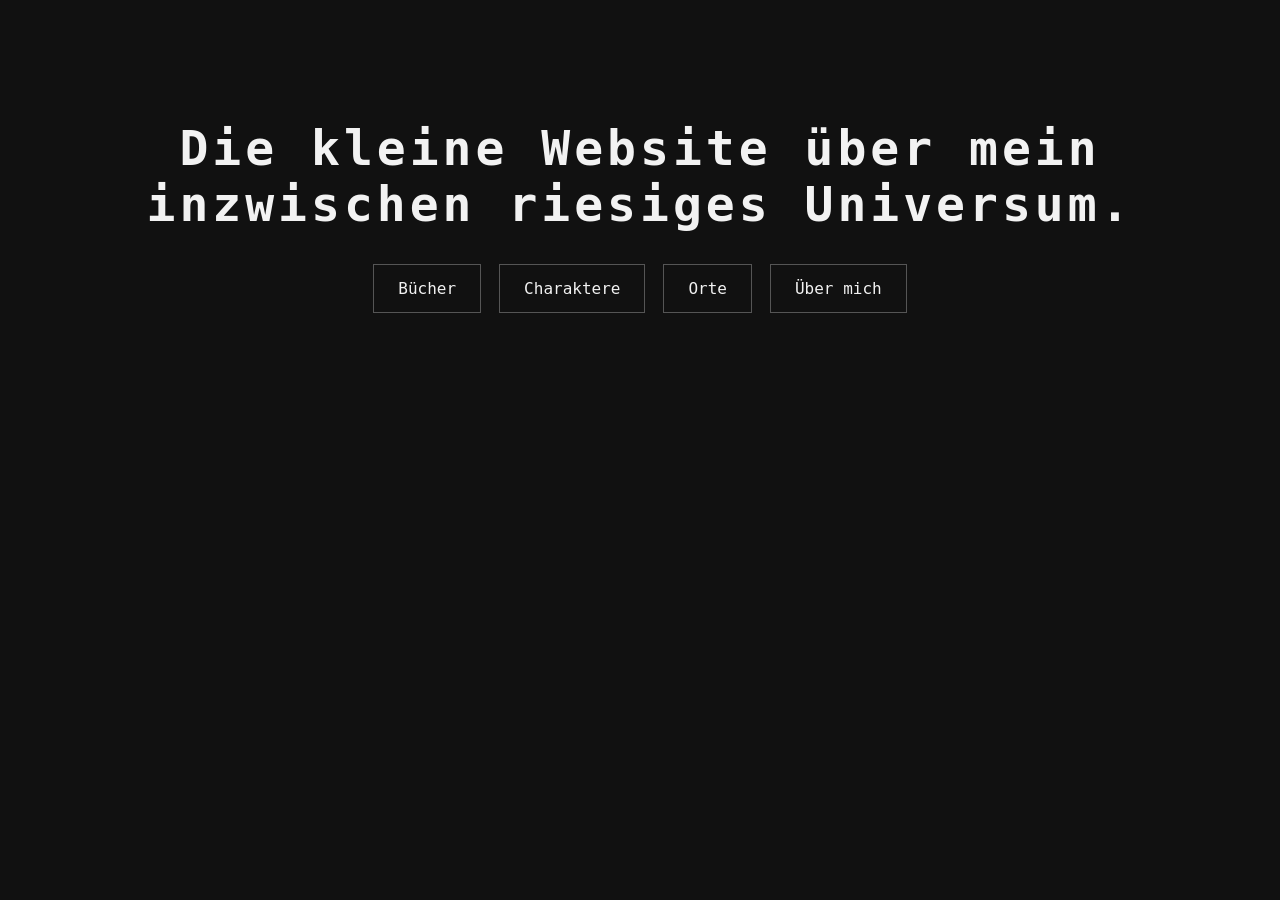
<file: index.html>
<!DOCTYPE html>
<html lang="en">

<head>
    <meta charset="UTF-8">
    <title>storyverse</title>
    <link rel="stylesheet" href="style.css">
</head>

<body>

    <h1>Die kleine Website über mein inzwischen riesiges Universum.</h1>

    <nav>
        <button>Bücher</button>
        <a href="characters.html"><button>Charaktere</button></a>
        <button>Orte</button>
        <button>Über mich</button>
    </nav>

</body>

</html>
</file>
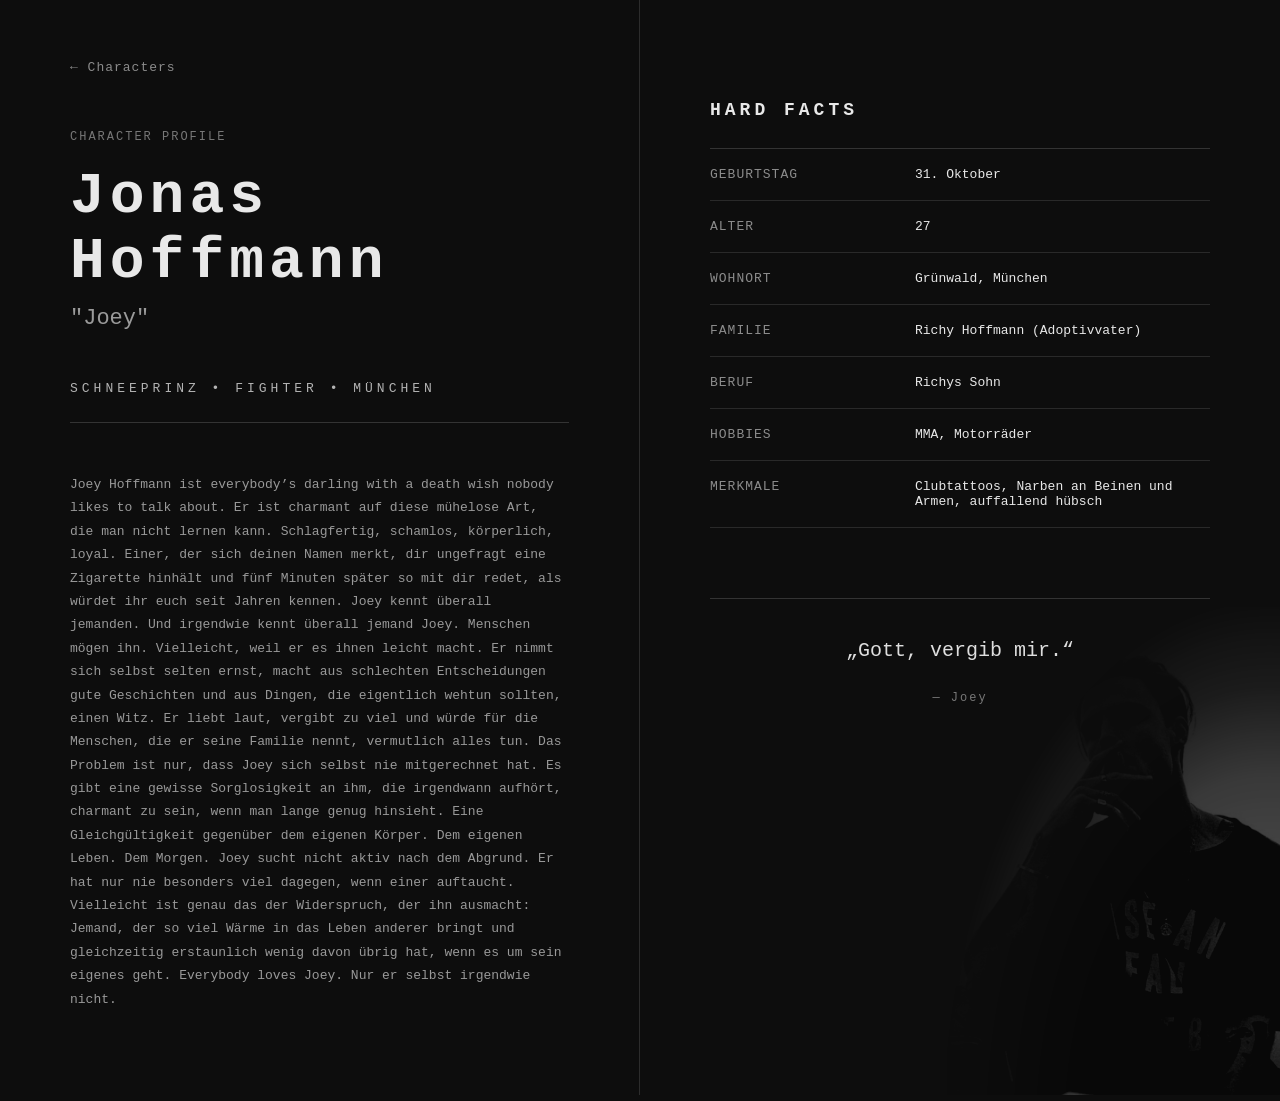
<file: jonas.html>
<!DOCTYPE html>
<html lang="de">

<head>
    <meta charset="UTF-8">
    <title>Jonas Hoffmann</title>
    <link rel="stylesheet" href="style.css">
</head>

<body class="profile-page">

    <main class="profile-spread">

        <section class="profile-left">

            <a href="characters.html" class="back-link">← Characters</a>

            <p class="eyebrow">CHARACTER PROFILE</p>

            <h1>Jonas Hoffmann</h1>

            <p class="alias">"Joey"</p>

            <p class="tags">SCHNEEPRINZ • FIGHTER • MÜNCHEN</p>

            <div class="profile-text">

                <p>
                    Joey Hoffmann ist everybody’s darling with a death wish nobody likes to talk about.

Er ist charmant auf diese mühelose Art, die man nicht lernen kann. Schlagfertig, schamlos, körperlich, loyal. Einer, der sich deinen Namen merkt, dir ungefragt eine Zigarette hinhält und fünf Minuten später so mit dir redet, als würdet ihr euch seit Jahren kennen. Joey kennt überall jemanden. Und irgendwie kennt überall jemand Joey.

Menschen mögen ihn. Vielleicht, weil er es ihnen leicht macht.

Er nimmt sich selbst selten ernst, macht aus schlechten Entscheidungen gute Geschichten und aus Dingen, die eigentlich wehtun sollten, einen Witz. Er liebt laut, vergibt zu viel und würde für die Menschen, die er seine Familie nennt, vermutlich alles tun. Das Problem ist nur, dass Joey sich selbst nie mitgerechnet hat.

Es gibt eine gewisse Sorglosigkeit an ihm, die irgendwann aufhört, charmant zu sein, wenn man lange genug hinsieht. Eine Gleichgültigkeit gegenüber dem eigenen Körper. Dem eigenen Leben. Dem Morgen.

Joey sucht nicht aktiv nach dem Abgrund.

Er hat nur nie besonders viel dagegen, wenn einer auftaucht.

Vielleicht ist genau das der Widerspruch, der ihn ausmacht: Jemand, der so viel Wärme in das Leben anderer bringt und gleichzeitig erstaunlich wenig davon übrig hat, wenn es um sein eigenes geht.

Everybody loves Joey. Nur er selbst irgendwie nicht.
                </p>

            </div>

        </section>


        <section class="profile-right">
<img src="joey.jpeg" class="character-watermark" alt="">
            <h2>HARD FACTS</h2>

            <div class="facts">

                <div class="fact">
                    <span class="fact-label">Geburtstag</span>
                    <span>31. Oktober</span>
                </div>

                <div class="fact">
                    <span class="fact-label">Alter</span>
                    <span>27</span>
                </div>

                <div class="fact">
                    <span class="fact-label">Wohnort</span>
                    <span>Grünwald, München</span>
                </div>

                <div class="fact">
                    <span class="fact-label">Familie</span>
                    <span>Richy Hoffmann (Adoptivvater)</span>
                </div>

                <div class="fact">
                    <span class="fact-label">Beruf</span>
                    <span>Richys Sohn</span>
                </div>

                <div class="fact">
                    <span class="fact-label">Hobbies</span>
                    <span>MMA, Motorräder</span>
                </div>

                <div class="fact">
                    <span class="fact-label">Merkmale</span>
                    <span>Clubtattoos, Narben an Beinen und Armen, auffallend hübsch</span>
                </div>

            </div>

            <blockquote>
                „Gott, vergib mir.“
                <span>— Joey</span>
            </blockquote>

        </section>

    </main>

</body>

</html>
</file>
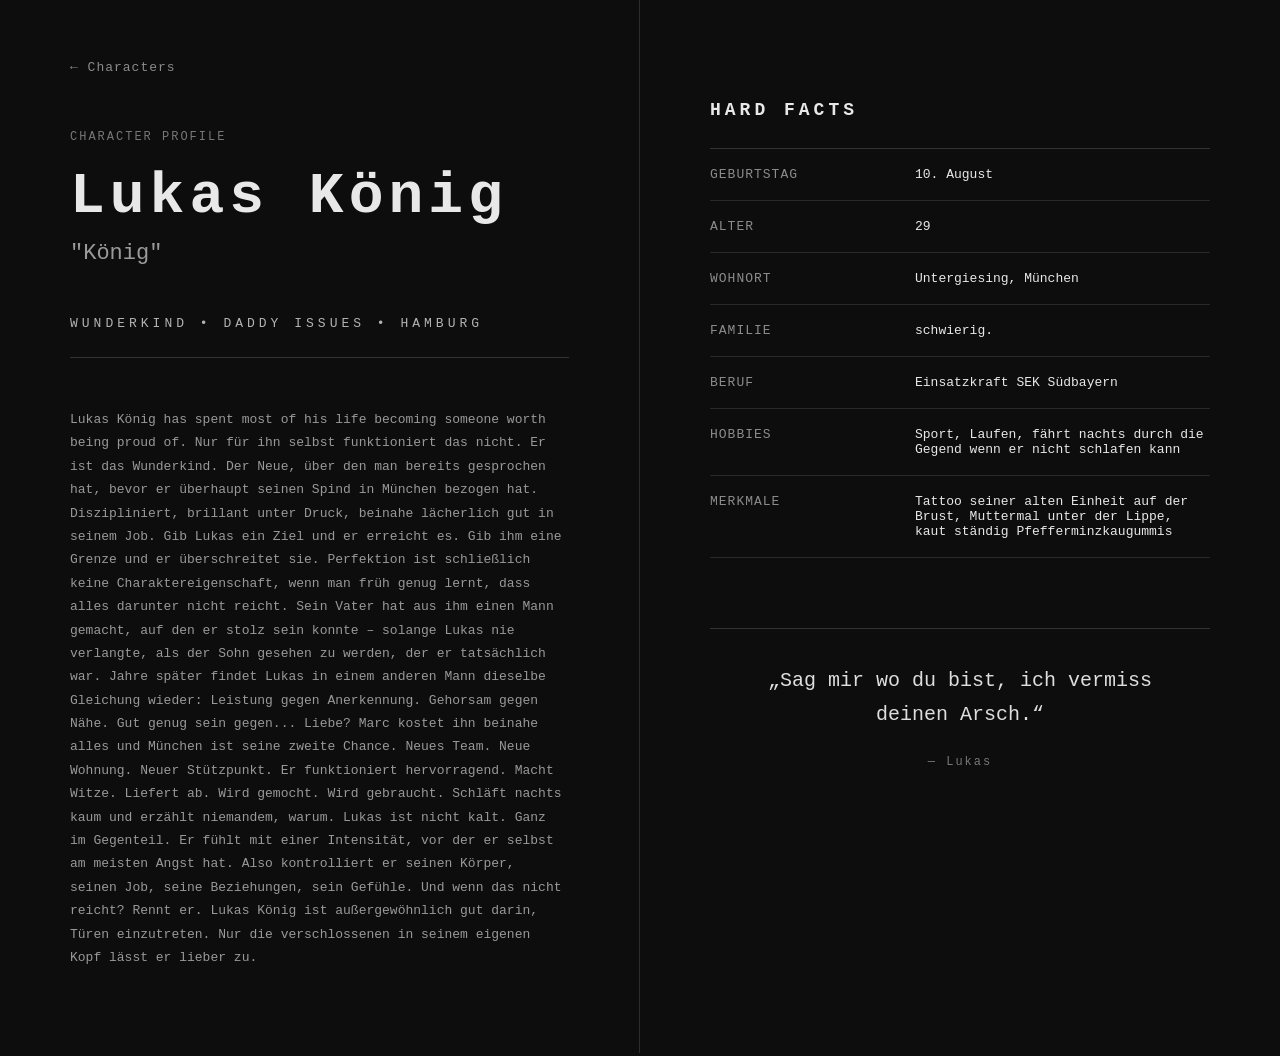
<file: Lukas.html>
<!DOCTYPE html>
<html lang="de">

<head>
    <meta charset="UTF-8">
    <title>Lukas König</title>
    <link rel="stylesheet" href="style.css">
</head>

<body class="profile-page">

    <main class="profile-spread">

        <section class="profile-left">

            <a href="characters.html" class="back-link">← Characters</a>

            <p class="eyebrow">CHARACTER PROFILE</p>

            <h1>Lukas König</h1>

            <p class="alias">"König"</p>

            <p class="tags">WUNDERKIND • DADDY ISSUES • HAMBURG</p>

            <div class="profile-text">

                <p>
                    Lukas König has spent most of his life becoming someone worth being proud of. Nur für ihn selbst funktioniert das nicht.

Er ist das Wunderkind. Der Neue, über den man bereits gesprochen hat, bevor er überhaupt seinen Spind in München bezogen hat. Diszipliniert, brillant unter Druck, beinahe lächerlich gut in seinem Job. Gib Lukas ein Ziel und er erreicht es. Gib ihm eine Grenze und er überschreitet sie.

Perfektion ist schließlich keine Charaktereigenschaft, wenn man früh genug lernt, dass alles darunter nicht reicht.

Sein Vater hat aus ihm einen Mann gemacht, auf den er stolz sein konnte – solange Lukas nie verlangte, als der Sohn gesehen zu werden, der er tatsächlich war. Jahre später findet Lukas in einem anderen Mann dieselbe Gleichung wieder: Leistung gegen Anerkennung. Gehorsam gegen Nähe. Gut genug sein gegen... Liebe?

Marc kostet ihn beinahe alles und München ist seine zweite Chance. Neues Team. Neue Wohnung. Neuer Stützpunkt. Er funktioniert hervorragend. Macht Witze. Liefert ab. Wird gemocht. Wird gebraucht. Schläft nachts kaum und erzählt niemandem, warum.

Lukas ist nicht kalt. Ganz im Gegenteil. Er fühlt mit einer Intensität, vor der er selbst am meisten Angst hat.

Also kontrolliert er seinen Körper, seinen Job, seine Beziehungen, sein Gefühle. Und wenn das nicht reicht?

Rennt er.

Lukas König ist außergewöhnlich gut darin, Türen einzutreten.

Nur die verschlossenen in seinem eigenen Kopf lässt er lieber zu.
                </p>

            </div>

        </section>


        <section class="profile-right">

            <h2>HARD FACTS</h2>

            <div class="facts">

                <div class="fact">
                    <span class="fact-label">Geburtstag</span>
                    <span>10. August</span>
                </div>

                <div class="fact">
                    <span class="fact-label">Alter</span>
                    <span>29</span>
                </div>

                <div class="fact">
                    <span class="fact-label">Wohnort</span>
                    <span>Untergiesing, München</span>
                </div>

                <div class="fact">
                    <span class="fact-label">Familie</span>
                    <span>schwierig.</span>
                </div>

                <div class="fact">
                    <span class="fact-label">Beruf</span>
                    <span>Einsatzkraft SEK Südbayern</span>
                </div>

                <div class="fact">
                    <span class="fact-label">Hobbies</span>
                    <span>Sport, Laufen, fährt nachts durch die Gegend wenn er nicht schlafen kann</span>
                </div>

                <div class="fact">
                    <span class="fact-label">Merkmale</span>
                    <span>Tattoo seiner alten Einheit auf der Brust, Muttermal unter der Lippe, kaut ständig Pfefferminzkaugummis</span>
                </div>

            </div>

            <blockquote>
                „Sag mir wo du bist, ich vermiss deinen Arsch.“
                <span>— Lukas</span>
            </blockquote>

        </section>

    </main>

</body>

</html>
</file>
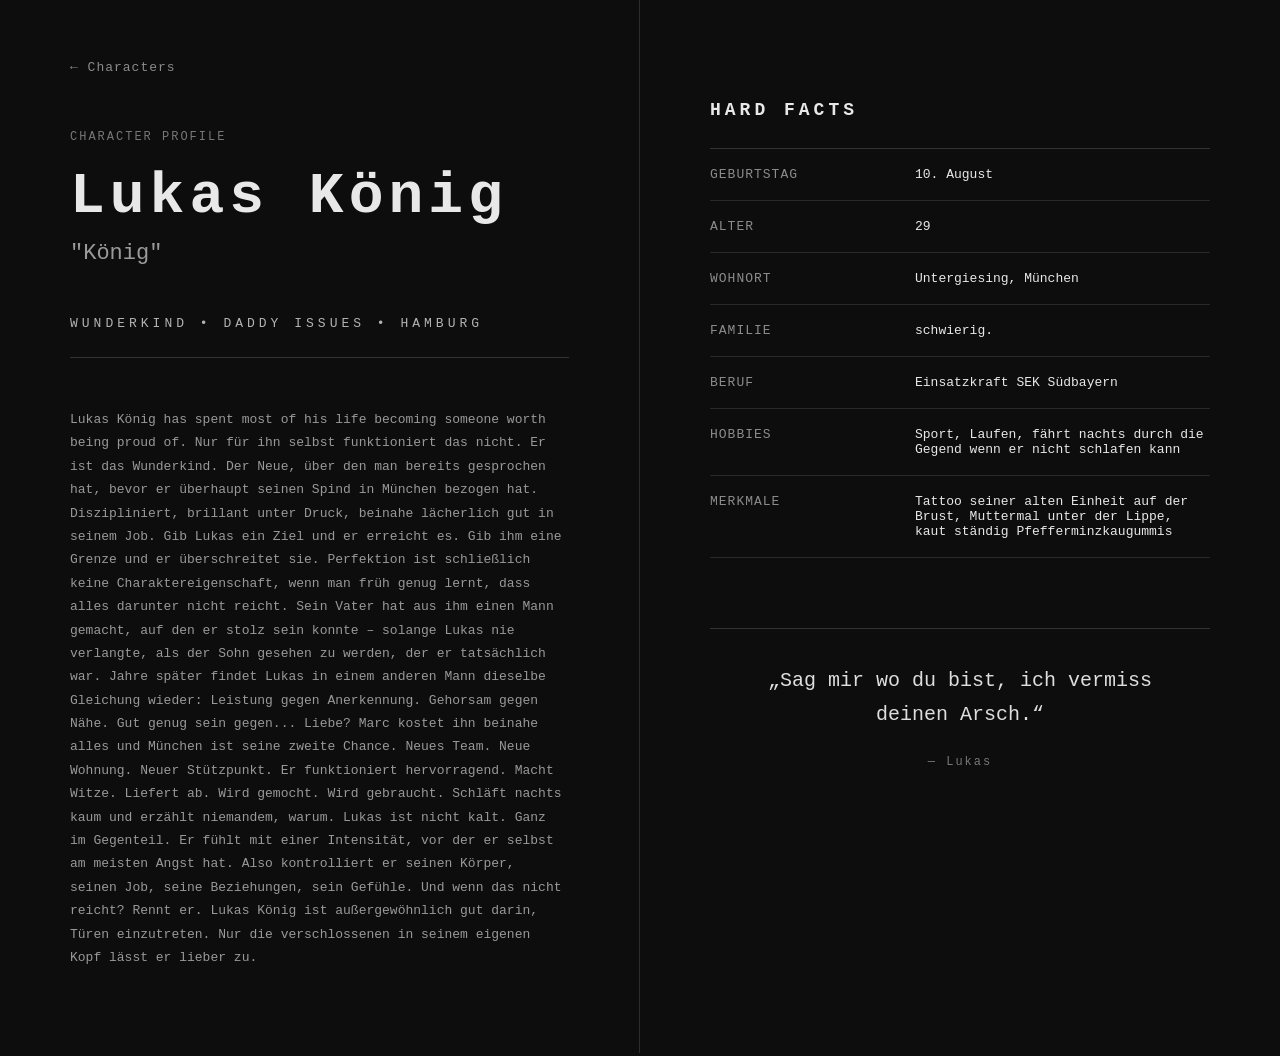
<file: sam.html>
<!DOCTYPE html>
<html lang="de">

<head>
    <meta charset="UTF-8">
    <title>Lukas König</title>
    <link rel="stylesheet" href="style.css">
</head>

<body class="profile-page">

    <main class="profile-spread">

        <section class="profile-left">

            <a href="characters.html" class="back-link">← Characters</a>

            <p class="eyebrow">CHARACTER PROFILE</p>

            <h1>Lukas König</h1>

            <p class="alias">"König"</p>

            <p class="tags">WUNDERKIND • DADDY ISSUES • HAMBURG</p>

            <div class="profile-text">

                <p>
                    Lukas König has spent most of his life becoming someone worth being proud of. Nur für ihn selbst funktioniert das nicht.

Er ist das Wunderkind. Der Neue, über den man bereits gesprochen hat, bevor er überhaupt seinen Spind in München bezogen hat. Diszipliniert, brillant unter Druck, beinahe lächerlich gut in seinem Job. Gib Lukas ein Ziel und er erreicht es. Gib ihm eine Grenze und er überschreitet sie.

Perfektion ist schließlich keine Charaktereigenschaft, wenn man früh genug lernt, dass alles darunter nicht reicht.

Sein Vater hat aus ihm einen Mann gemacht, auf den er stolz sein konnte – solange Lukas nie verlangte, als der Sohn gesehen zu werden, der er tatsächlich war. Jahre später findet Lukas in einem anderen Mann dieselbe Gleichung wieder: Leistung gegen Anerkennung. Gehorsam gegen Nähe. Gut genug sein gegen... Liebe?

Marc kostet ihn beinahe alles und München ist seine zweite Chance. Neues Team. Neue Wohnung. Neuer Stützpunkt. Er funktioniert hervorragend. Macht Witze. Liefert ab. Wird gemocht. Wird gebraucht. Schläft nachts kaum und erzählt niemandem, warum.

Lukas ist nicht kalt. Ganz im Gegenteil. Er fühlt mit einer Intensität, vor der er selbst am meisten Angst hat.

Also kontrolliert er seinen Körper, seinen Job, seine Beziehungen, sein Gefühle. Und wenn das nicht reicht?

Rennt er.

Lukas König ist außergewöhnlich gut darin, Türen einzutreten.

Nur die verschlossenen in seinem eigenen Kopf lässt er lieber zu.
                </p>

            </div>

        </section>


        <section class="profile-right">

            <h2>HARD FACTS</h2>

            <div class="facts">

                <div class="fact">
                    <span class="fact-label">Geburtstag</span>
                    <span>10. August</span>
                </div>

                <div class="fact">
                    <span class="fact-label">Alter</span>
                    <span>29</span>
                </div>

                <div class="fact">
                    <span class="fact-label">Wohnort</span>
                    <span>Untergiesing, München</span>
                </div>

                <div class="fact">
                    <span class="fact-label">Familie</span>
                    <span>schwierig.</span>
                </div>

                <div class="fact">
                    <span class="fact-label">Beruf</span>
                    <span>Einsatzkraft SEK Südbayern</span>
                </div>

                <div class="fact">
                    <span class="fact-label">Hobbies</span>
                    <span>Sport, Laufen, fährt nachts durch die Gegend wenn er nicht schlafen kann</span>
                </div>

                <div class="fact">
                    <span class="fact-label">Merkmale</span>
                    <span>Tattoo seiner alten Einheit auf der Brust, Muttermal unter der Lippe, kaut ständig Pfefferminzkaugummis</span>
                </div>

            </div>

            <blockquote>
                „Sag mir wo du bist, ich vermiss deinen Arsch.“
                <span>— Lukas</span>
            </blockquote>

        </section>

    </main>

</body>

</html>
</file>
<file: style.css>
body {
    background-color: #111111;
    color: #f2f2f2;
    font-family: monospace;
    text-align: center;
    margin: 0;
    padding: 0;
}

h1 {
    margin-top: 120px;
    font-size: 48px;
    letter-spacing: 4px;
}

p {
    color: #999999;
    margin-bottom: 50px;
}

nav {
    display: flex;
    justify-content: center;
    gap: 18px;
    flex-wrap: wrap;
}

button {
    background-color: transparent;
    color: #f2f2f2;
    border: 1px solid #555555;
    padding: 14px 24px;
    font-family: monospace;
    font-size: 16px;
    cursor: pointer;
}

button:hover {
    background-color: #f2f2f2;
    color: #111111;
}
/* JONAS PROFILE */

.profile-page {
    background: #0d0d0d;
    color: #e8e8e8;
    text-align: left;
}

.profile-spread {
    display: grid;
    grid-template-columns: 1fr 1fr;
    min-height: 100vh;
    max-width: 1400px;
    margin: 0 auto;
}

.profile-left,
.profile-right {
    padding: 60px 70px;
}

.profile-left {
    border-right: 1px solid #2c2c2c;
}

.back-link {
    color: #8b8b8b;
    text-decoration: none;
    font-size: 13px;
    letter-spacing: 1px;
}

.back-link:hover {
    color: #ffffff;
}

.eyebrow {
    margin-top: 55px;
    margin-bottom: 20px;
    color: #777777;
    font-size: 12px;
    letter-spacing: 2px;
}

.profile-left h1 {
    margin: 0;
    font-size: 58px;
    letter-spacing: 5px;
}

.alias {
    margin-top: 12px;
    font-size: 22px;
    color: #9a9a9a;
}

.tags {
    margin-top: 38px;
    padding-bottom: 26px;
    border-bottom: 1px solid #333333;
    letter-spacing: 4px;
    color: #b3b3b3;
}

.profile-text {
    margin-top: 38px;
    max-width: 580px;
    line-height: 1.8;
    color: #c7c7c7;
}

.profile-text p {
    margin-bottom: 24px;
}

.profile-right h2 {
    margin-top: 40px;
    margin-bottom: 28px;
    font-size: 18px;
    letter-spacing: 4px;
}

.facts {
    border-top: 1px solid #333333;
}

.fact {
    display: grid;
    grid-template-columns: 180px 1fr;
    gap: 25px;
    padding: 18px 0;
    border-bottom: 1px solid #292929;
}

.fact-label {
    color: #8c8c8c;
    text-transform: uppercase;
    letter-spacing: 1px;
}

blockquote {
    margin: 70px 0 0;
    padding: 35px 20px 0;
    border-top: 1px solid #333333;
    text-align: center;
    font-size: 20px;
    line-height: 1.7;
    color: #dedede;
}

blockquote span {
    display: block;
    margin-top: 20px;
    color: #777777;
    font-size: 12px;
    letter-spacing: 2px;
}

/* MOBILE */

@media (max-width: 850px) {
    .profile-spread {
        grid-template-columns: 1fr;
    }

    .profile-left {
        border-right: none;
        border-bottom: 1px solid #2c2c2c;
    }

    .profile-left,
    .profile-right {
        padding: 40px 28px;
    }

    .profile-left h1 {
        font-size: 40px;
    }

    .fact {
        grid-template-columns: 1fr;
        gap: 8px;
    }
}
/* CHARACTER WATERMARK */

.profile-right {
    position: relative;
    overflow: hidden;
}

.character-watermark {
    position: absolute;

    right: -20%;
    bottom: -10%;

    width: 72%;
    max-width: 600px;
    height: auto;

    opacity: 0.38;

    filter:
        grayscale(100%)
        brightness(62%)
        contrast(130%);

    z-index: 0;
    pointer-events: none;

    -webkit-mask-image: radial-gradient(
    ellipse at 70% 88%,
    black 0%,
    black 35%,
    rgba(0, 0, 0, 0.75) 48%,
    rgba(0, 0, 0, 0.25) 60%,
    transparent 72%
);

mask-image: radial-gradient(
    ellipse at 70% 88%,
    black 0%,
    black 35%,
    rgba(0, 0, 0, 0.75) 48%,
    rgba(0, 0, 0, 0.25) 60%,
    transparent 72%
);
}

.profile-right > *:not(.character-watermark) {
    position: relative;
    z-index: 1;
}
</file>
